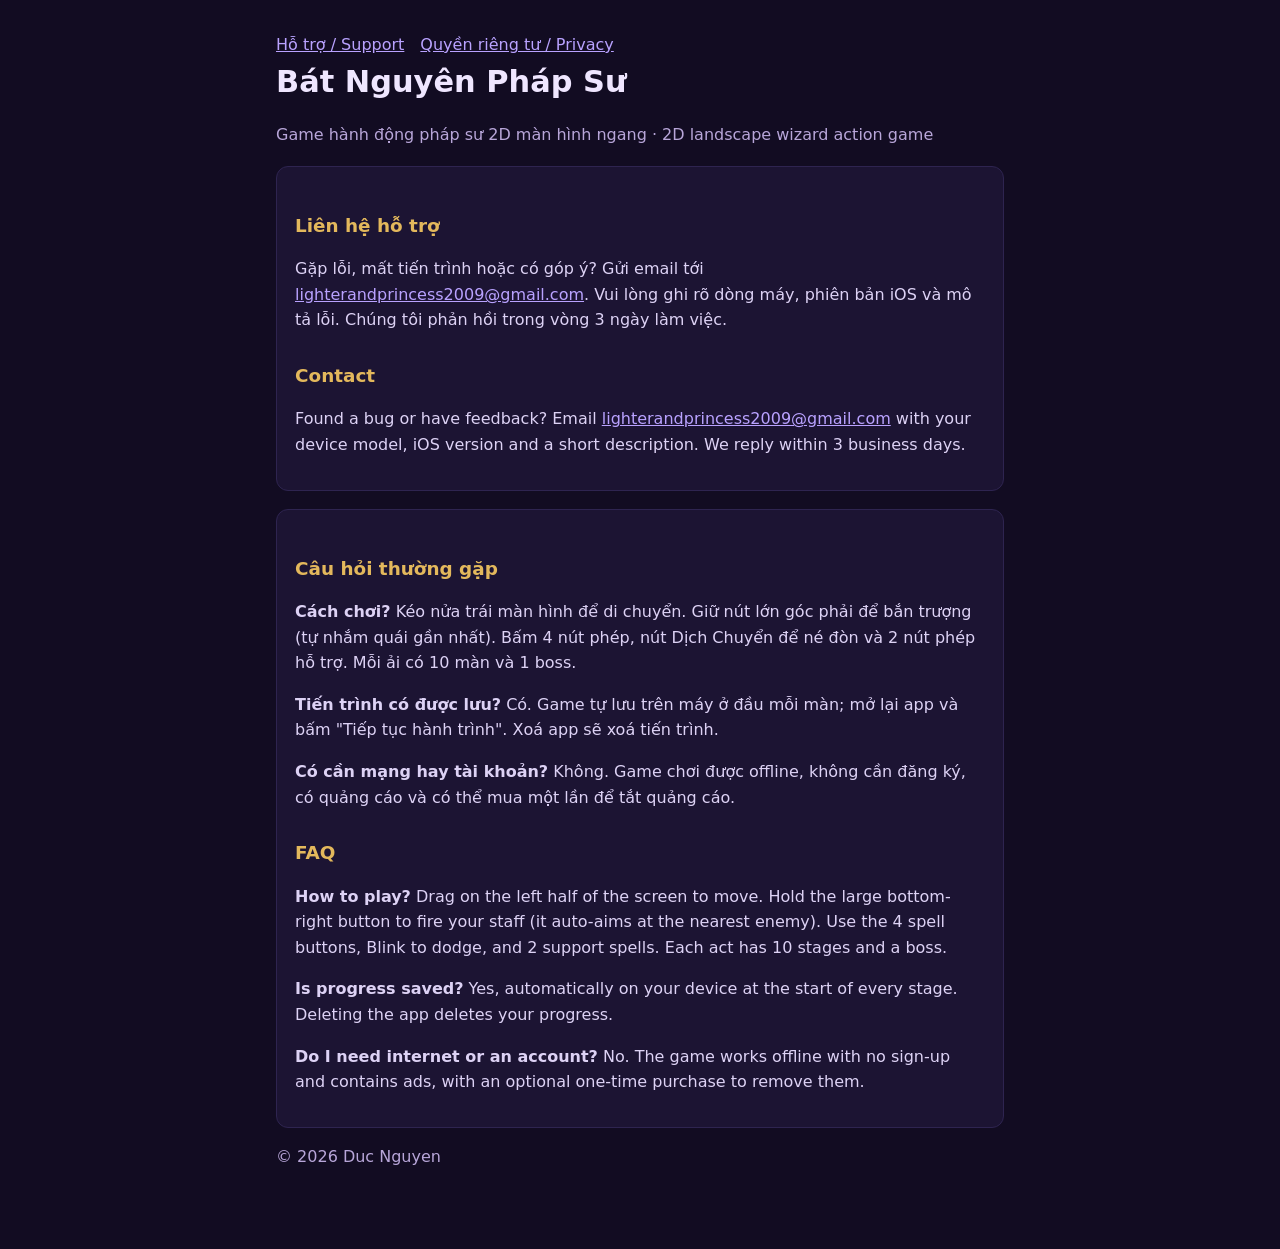
<file: index.html>
<!doctype html>
<html lang="vi">
<head>
<meta charset="utf-8"><meta name="viewport" content="width=device-width,initial-scale=1">
<title>Bát Nguyên Pháp Sư · Hỗ trợ</title>
<link rel="stylesheet" href="style.css">
</head>
<body><main>
<nav><a href="index.html">Hỗ trợ / Support</a><a href="privacy.html">Quyền riêng tư / Privacy</a></nav>
<h1>Bát Nguyên Pháp Sư</h1>
<p class="muted">Game hành động pháp sư 2D màn hình ngang · 2D landscape wizard action game</p>

<div class="card">
<h2>Liên hệ hỗ trợ</h2>
<p>Gặp lỗi, mất tiến trình hoặc có góp ý? Gửi email tới <a href="mailto:lighterandprincess2009@gmail.com">lighterandprincess2009@gmail.com</a>. Vui lòng ghi rõ dòng máy, phiên bản iOS và mô tả lỗi. Chúng tôi phản hồi trong vòng 3 ngày làm việc.</p>
<h2>Contact</h2>
<p>Found a bug or have feedback? Email <a href="mailto:lighterandprincess2009@gmail.com">lighterandprincess2009@gmail.com</a> with your device model, iOS version and a short description. We reply within 3 business days.</p>
</div>

<div class="card">
<h2>Câu hỏi thường gặp</h2>
<p><b>Cách chơi?</b> Kéo nửa trái màn hình để di chuyển. Giữ nút lớn góc phải để bắn trượng (tự nhắm quái gần nhất). Bấm 4 nút phép, nút Dịch Chuyển để né đòn và 2 nút phép hỗ trợ. Mỗi ải có 10 màn và 1 boss.</p>
<p><b>Tiến trình có được lưu?</b> Có. Game tự lưu trên máy ở đầu mỗi màn; mở lại app và bấm "Tiếp tục hành trình". Xoá app sẽ xoá tiến trình.</p>
<p><b>Có cần mạng hay tài khoản?</b> Không. Game chơi được offline, không cần đăng ký, có quảng cáo và có thể mua một lần để tắt quảng cáo.</p>
<h2>FAQ</h2>
<p><b>How to play?</b> Drag on the left half of the screen to move. Hold the large bottom-right button to fire your staff (it auto-aims at the nearest enemy). Use the 4 spell buttons, Blink to dodge, and 2 support spells. Each act has 10 stages and a boss.</p>
<p><b>Is progress saved?</b> Yes, automatically on your device at the start of every stage. Deleting the app deletes your progress.</p>
<p><b>Do I need internet or an account?</b> No. The game works offline with no sign-up and contains ads, with an optional one-time purchase to remove them.</p>
</div>
<p class="muted">© 2026 Duc Nguyen</p>
</main></body>
</html>
</file>
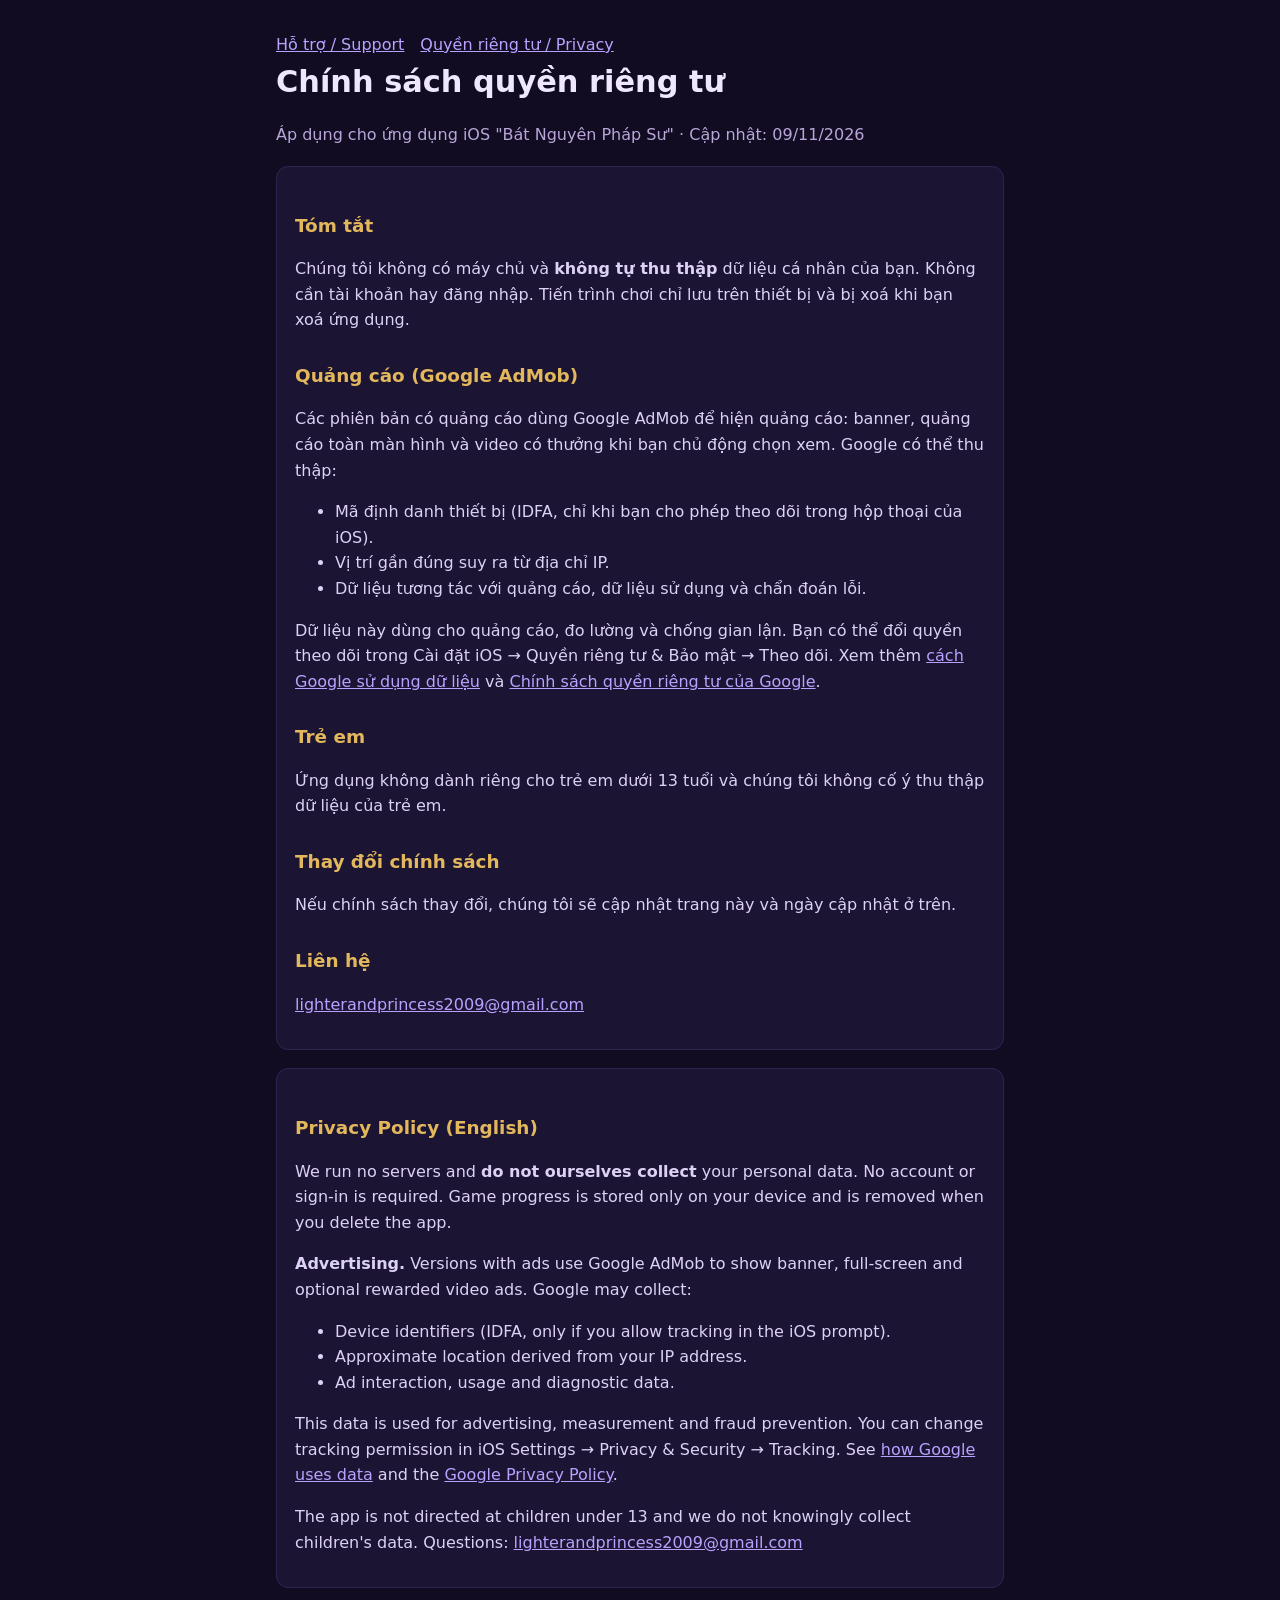
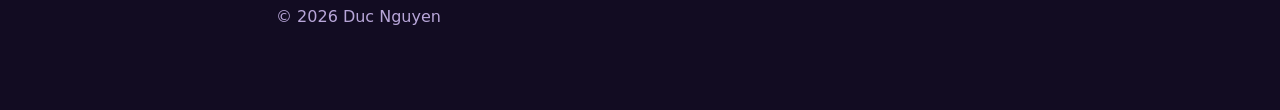
<file: privacy.html>
<!doctype html>
<html lang="vi">
<head>
<meta charset="utf-8"><meta name="viewport" content="width=device-width,initial-scale=1">
<title>Bát Nguyên Pháp Sư · Chính sách quyền riêng tư</title>
<link rel="stylesheet" href="style.css">
</head>
<body><main>
<nav><a href="index.html">Hỗ trợ / Support</a><a href="privacy.html">Quyền riêng tư / Privacy</a></nav>
<h1>Chính sách quyền riêng tư</h1>
<p class="muted">Áp dụng cho ứng dụng iOS "Bát Nguyên Pháp Sư" · Cập nhật: 09/11/2026</p>

<div class="card">
<h2>Tóm tắt</h2>
<p>Chúng tôi không có máy chủ và <b>không tự thu thập</b> dữ liệu cá nhân của bạn. Không cần tài khoản hay đăng nhập. Tiến trình chơi chỉ lưu trên thiết bị và bị xoá khi bạn xoá ứng dụng.</p>
<h2>Quảng cáo (Google AdMob)</h2>
<p>Các phiên bản có quảng cáo dùng Google AdMob để hiện quảng cáo: banner, quảng cáo toàn màn hình và video có thưởng khi bạn chủ động chọn xem. Google có thể thu thập:</p>
<ul>
<li>Mã định danh thiết bị (IDFA, chỉ khi bạn cho phép theo dõi trong hộp thoại của iOS).</li>
<li>Vị trí gần đúng suy ra từ địa chỉ IP.</li>
<li>Dữ liệu tương tác với quảng cáo, dữ liệu sử dụng và chẩn đoán lỗi.</li>
</ul>
<p>Dữ liệu này dùng cho quảng cáo, đo lường và chống gian lận. Bạn có thể đổi quyền theo dõi trong Cài đặt iOS → Quyền riêng tư & Bảo mật → Theo dõi. Xem thêm <a href="https://policies.google.com/technologies/partner-sites">cách Google sử dụng dữ liệu</a> và <a href="https://policies.google.com/privacy">Chính sách quyền riêng tư của Google</a>.</p>
<h2>Trẻ em</h2>
<p>Ứng dụng không dành riêng cho trẻ em dưới 13 tuổi và chúng tôi không cố ý thu thập dữ liệu của trẻ em.</p>
<h2>Thay đổi chính sách</h2>
<p>Nếu chính sách thay đổi, chúng tôi sẽ cập nhật trang này và ngày cập nhật ở trên.</p>
<h2>Liên hệ</h2>
<p><a href="mailto:lighterandprincess2009@gmail.com">lighterandprincess2009@gmail.com</a></p>
</div>

<div class="card">
<h2>Privacy Policy (English)</h2>
<p>We run no servers and <b>do not ourselves collect</b> your personal data. No account or sign-in is required. Game progress is stored only on your device and is removed when you delete the app.</p>
<p><b>Advertising.</b> Versions with ads use Google AdMob to show banner, full-screen and optional rewarded video ads. Google may collect:</p>
<ul>
<li>Device identifiers (IDFA, only if you allow tracking in the iOS prompt).</li>
<li>Approximate location derived from your IP address.</li>
<li>Ad interaction, usage and diagnostic data.</li>
</ul>
<p>This data is used for advertising, measurement and fraud prevention. You can change tracking permission in iOS Settings → Privacy &amp; Security → Tracking. See <a href="https://policies.google.com/technologies/partner-sites">how Google uses data</a> and the <a href="https://policies.google.com/privacy">Google Privacy Policy</a>.</p>
<p>The app is not directed at children under 13 and we do not knowingly collect children's data. Questions: <a href="mailto:lighterandprincess2009@gmail.com">lighterandprincess2009@gmail.com</a></p>
</div>
<p class="muted">© 2026 Duc Nguyen</p>
</main></body>
</html>
</file>
<file: style.css>
:root { --bg: #120c22; --panel: #1c1433; --text: #efe6ff; --muted: #b8a6d9; --gold: #e3b85c; }
* { box-sizing: border-box; }
body { margin: 0; background: var(--bg); color: var(--text); font: 16px/1.6 -apple-system, system-ui, "Segoe UI", sans-serif; }
main { max-width: 760px; margin: 0 auto; padding: 32px 16px 64px; }
h1 { font-size: 1.9rem; margin: 0 0 4px; } h2 { color: var(--gold); font-size: 1.15rem; margin-top: 28px; }
p, li { color: #ddd2f5; } .muted { color: var(--muted); }
a { color: #b9a2ff; } nav a { margin-right: 16px; }
.card { background: var(--panel); border: 1px solid #2e2450; border-radius: 12px; padding: 16px 18px; margin-top: 18px; }
</file>
